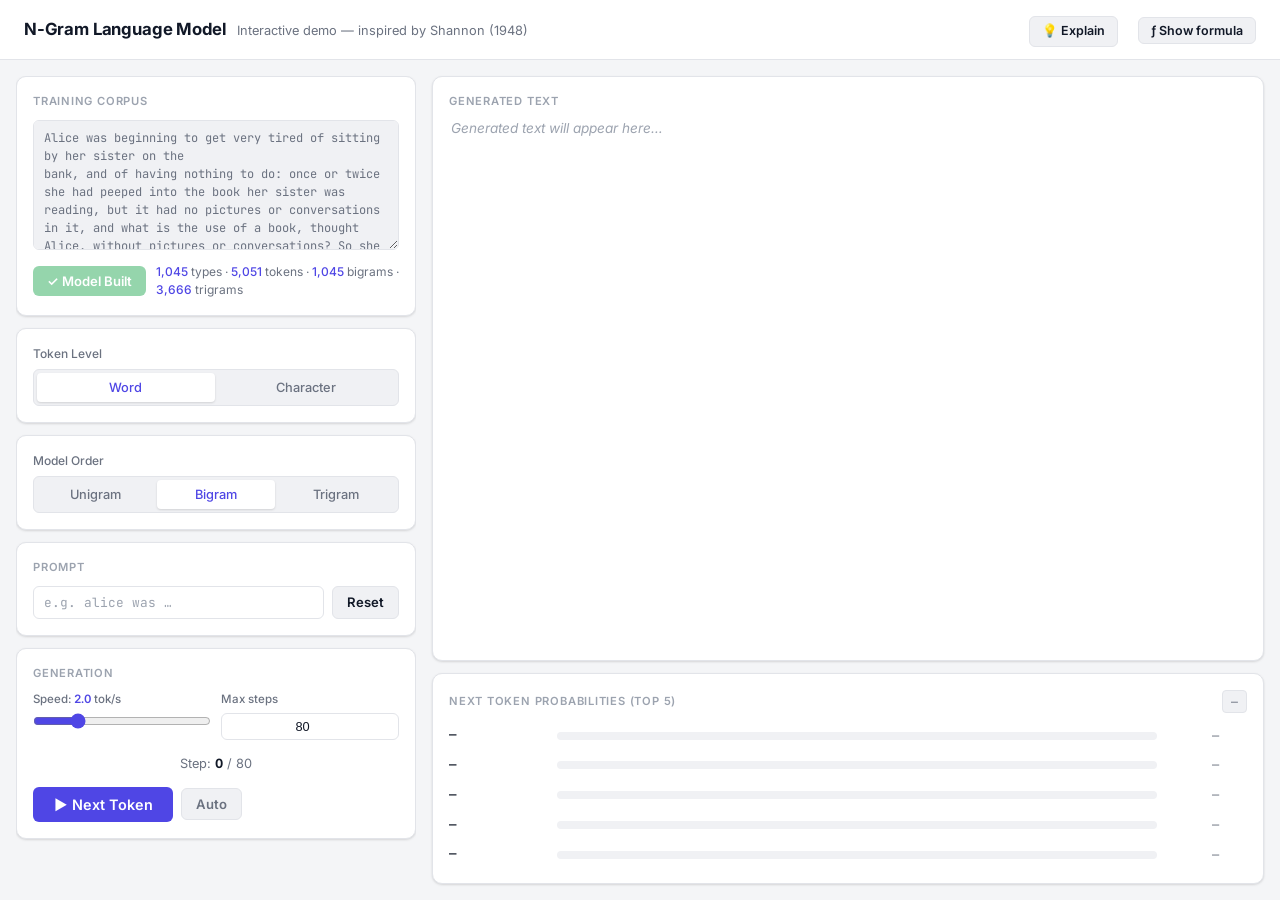
<file: index.html>
<!DOCTYPE html>
<html lang="en">
<head>
  <meta charset="UTF-8">
  <meta name="viewport" content="width=device-width, initial-scale=1.0">
  <title>N-Gram Language Model Demo</title>
  <link rel="preconnect" href="https://fonts.googleapis.com">
  <link rel="preconnect" href="https://fonts.gstatic.com" crossorigin>
  <link href="https://fonts.googleapis.com/css2?family=Inter:ital,opsz,wght@0,14..32,400;0,14..32,500;0,14..32,600;0,14..32,700;1,14..32,400&family=JetBrains+Mono:wght@400;500&display=swap" rel="stylesheet">
  <link rel="stylesheet" href="style.css">
</head>
<body>

<header>
  <h1>N-Gram Language Model</h1>
  <span class="sub">Interactive demo &mdash; inspired by Shannon (1948)</span>
  <a class="btn btn-secondary btn-explain" href="explain.html">&#128161; Explain</a>
  <button class="btn btn-secondary btn-theory" id="btn-theory">&#402; Show formula</button>
</header>

<main>
  <!-- ── LEFT PANEL ── -->
  <div class="panel-left">

    <!-- Corpus -->
    <div class="card">
      <div class="card-title">Training Corpus</div>
      <textarea class="corpus-textarea" id="corpus-input" spellcheck="false"></textarea>
      <div class="build-row">
        <button class="btn btn-primary" id="btn-build">Build Model</button>
        <div class="model-stats" id="model-stats">Not built yet</div>
      </div>
    </div>

    <!-- Token level -->
    <div class="card">
      <div class="seg-label">Token Level</div>
      <div class="seg-control">
        <input type="radio" name="level" id="lv-word" value="word" checked>
        <label for="lv-word">Word</label>
        <input type="radio" name="level" id="lv-char" value="char">
        <label for="lv-char">Character</label>
      </div>
    </div>

    <!-- N-gram order -->
    <div class="card">
      <div class="seg-label">Model Order</div>
      <div class="seg-control">
        <input type="radio" name="ngram" id="ng1" value="1">
        <label for="ng1">Unigram</label>
        <input type="radio" name="ngram" id="ng2" value="2" checked>
        <label for="ng2">Bigram</label>
        <input type="radio" name="ngram" id="ng3" value="3">
        <label for="ng3">Trigram</label>
      </div>
    </div>

    <!-- Prompt -->
    <div class="card">
      <div class="card-title">Prompt</div>
      <div class="prompt-row">
        <input class="prompt-input" id="prompt-input" type="text"
               placeholder="e.g. alice was …" spellcheck="false">
        <button class="btn btn-secondary" id="btn-reset">Reset</button>
      </div>
    </div>

    <!-- Generation controls -->
    <div class="card">
      <div class="card-title">Generation</div>
      <div class="controls-grid">
        <div class="ctrl-group">
          <label for="speed-slider">Speed: <span class="speed-val" id="speed-val">2.0</span> tok/s</label>
          <input type="range" id="speed-slider" min="0.2" max="8" step="0.1" value="2">
        </div>
        <div class="ctrl-group">
          <label for="max-steps">Max steps</label>
          <input type="number" id="max-steps" value="80" min="1" max="999">
        </div>
      </div>
      <div class="step-counter" id="step-counter" style="margin-top:10px">Step: <b>0</b></div>
      <div class="action-row" style="margin-top:10px">
        <button class="btn btn-primary btn-next" id="btn-next" disabled>&#9654; Next Token</button>
        <button class="btn btn-auto" id="btn-auto" disabled>Auto</button>
      </div>
    </div>

  </div><!-- /panel-left -->

  <!-- ── RIGHT PANEL ── -->
  <div class="panel-right">

    <!-- Generated text -->
    <div class="card output-card">
      <div class="gen-header">
        <div class="gen-header-left">
          <div class="gen-label">Generated Text</div>
        </div>
      </div>
      <div class="output-area" id="output-area"></div>
    </div>

    <!-- Top-5 next token probabilities -->
    <div class="card top5-card">
      <div class="top5-header">
        <div class="card-title" style="margin-bottom:0">Next Token Probabilities (Top 5)</div>
        <div class="context-badge" id="context-badge">—</div>
      </div>
      <div class="top5-rows" id="top5-rows"></div>
    </div>

  </div><!-- /panel-right -->
</main>

<!-- ── THEORY PANEL (toggleable) ── -->
<section id="theory-panel">
  <div class="theory-inner">

    <div class="theory-card">
      <div class="theory-title" id="theory-formula-title">Formula</div>
      <div id="theory-formula-body"></div>
    </div>

    <div class="theory-card">
      <div class="theory-title">Live Calculation — Last Step</div>
      <div id="theory-calc-body">
        <p class="theory-placeholder">Generate a token to see the live calculation.</p>
      </div>
    </div>

  </div>
</section>

<!-- Scripts — load order matters: corpus → model → app -->
<script src="corpus.js" defer></script>
<script src="model.js" defer></script>
<script src="app.js" defer></script>

</body>
</html>
</file>
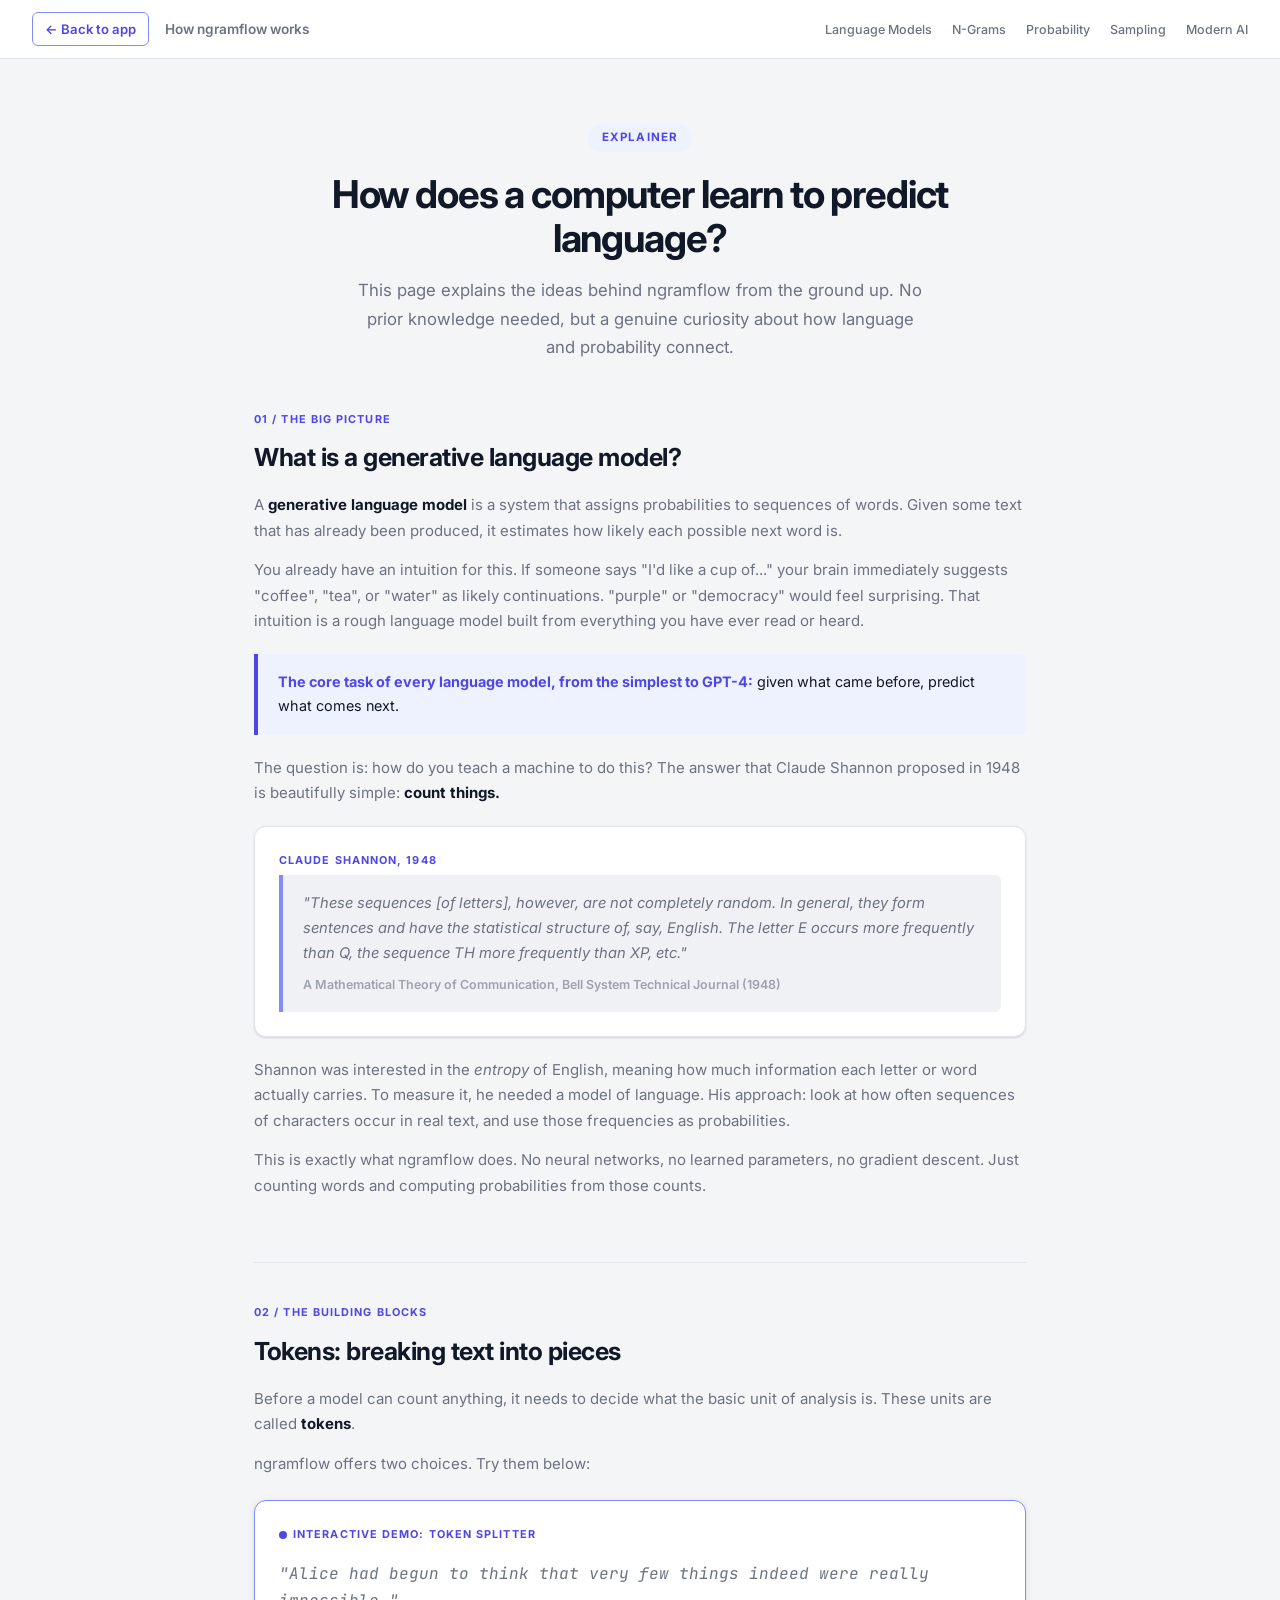
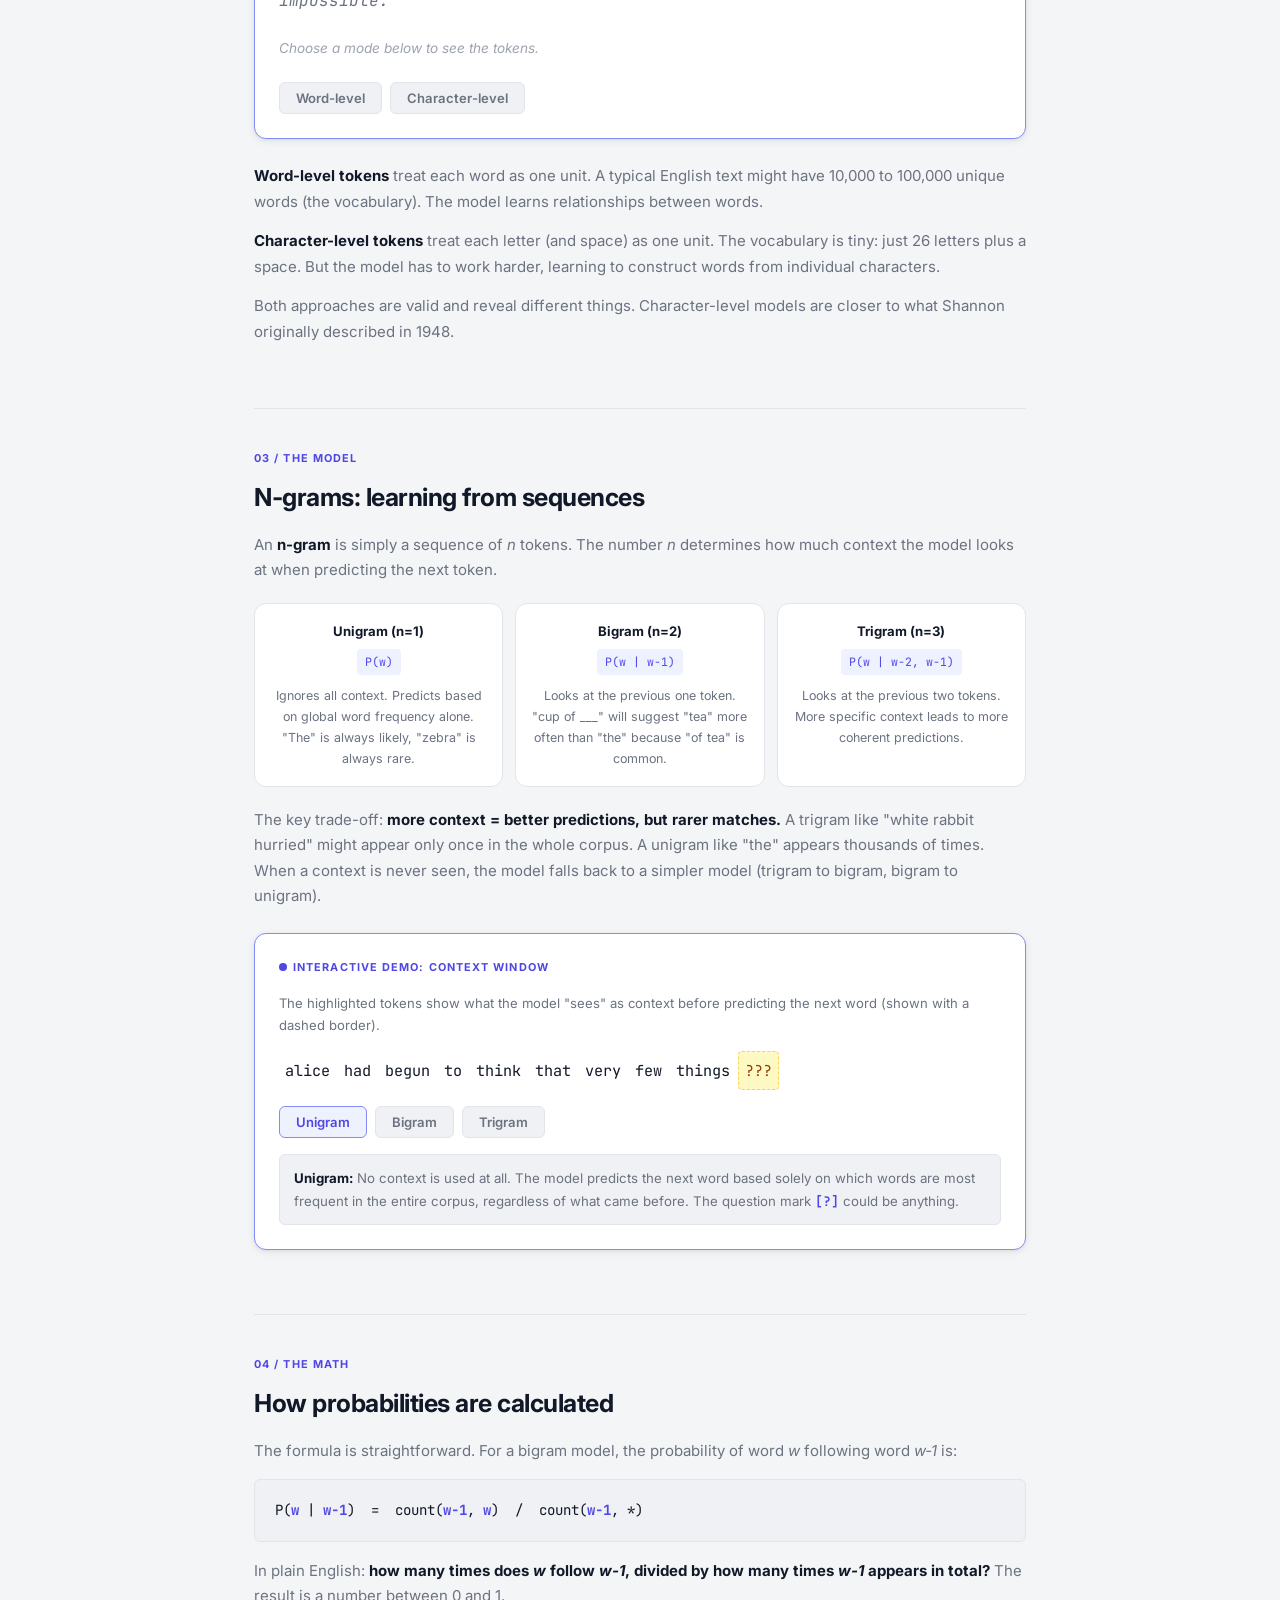
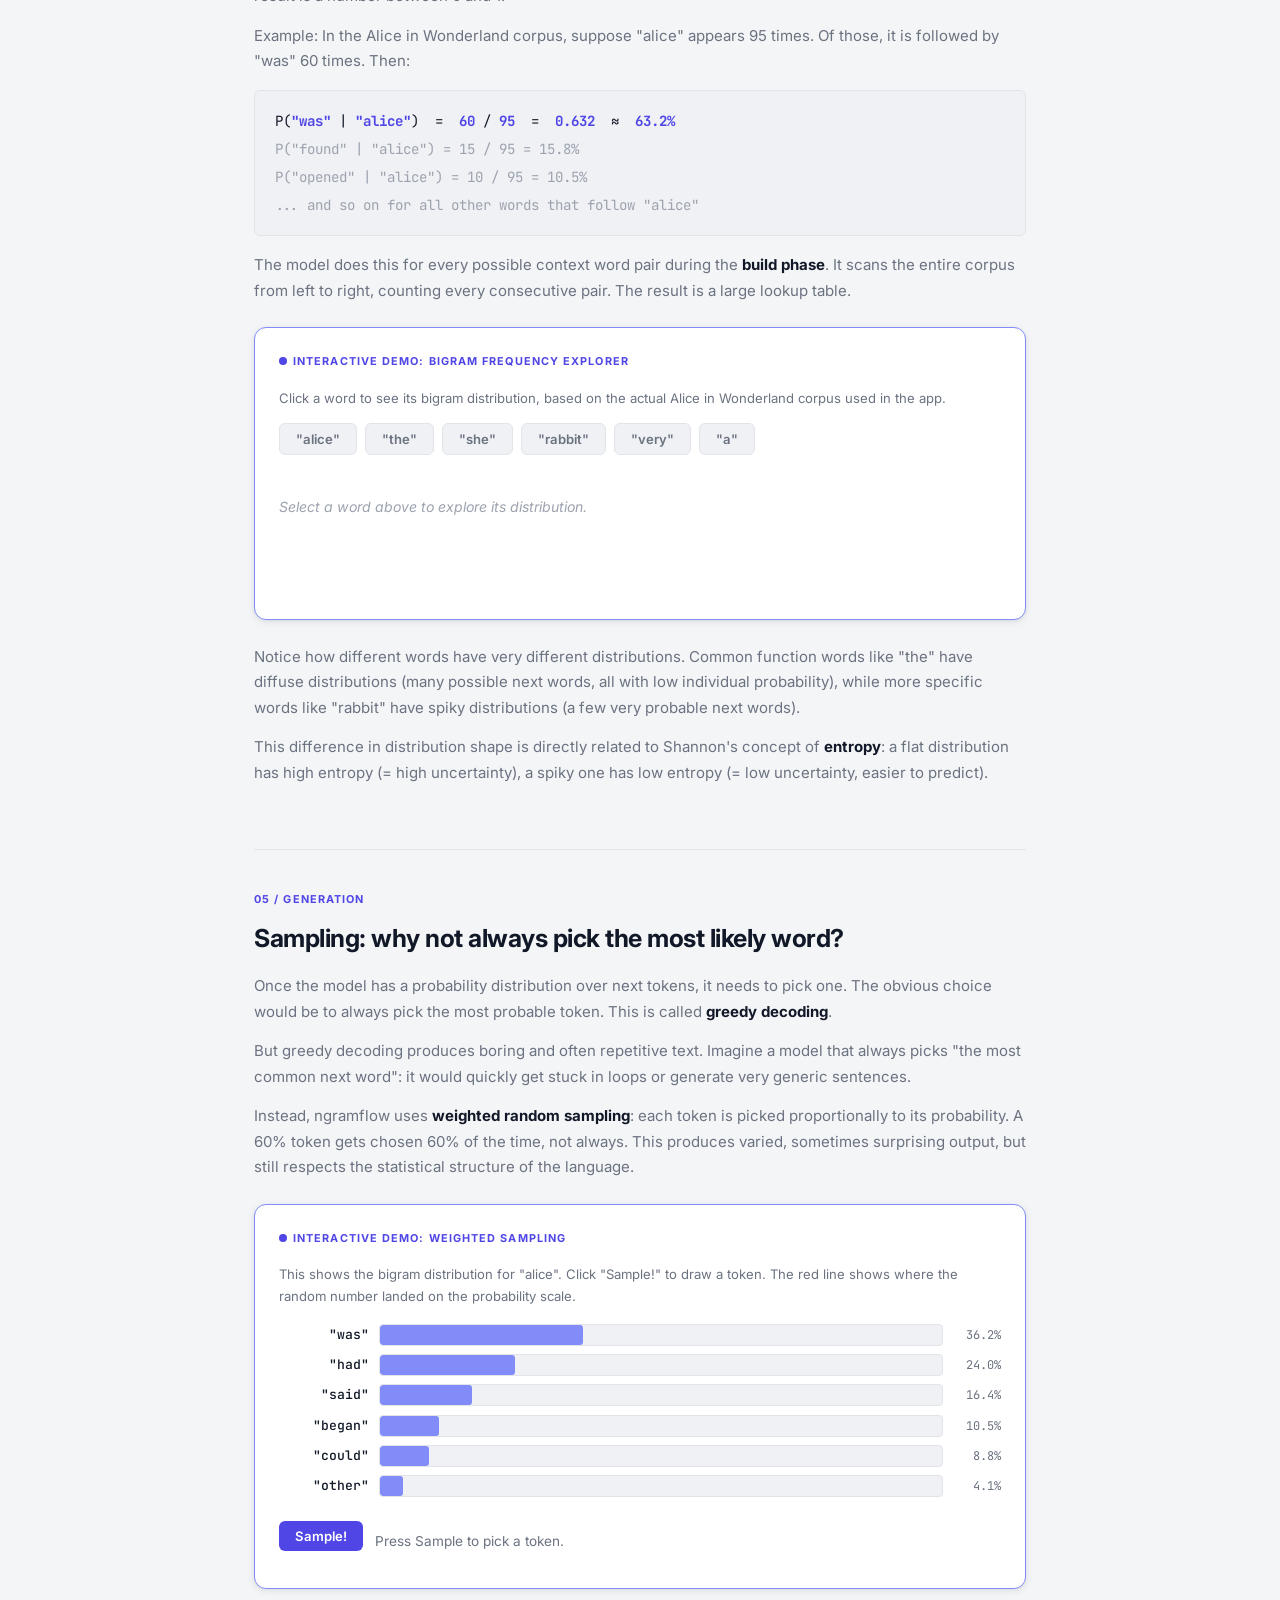
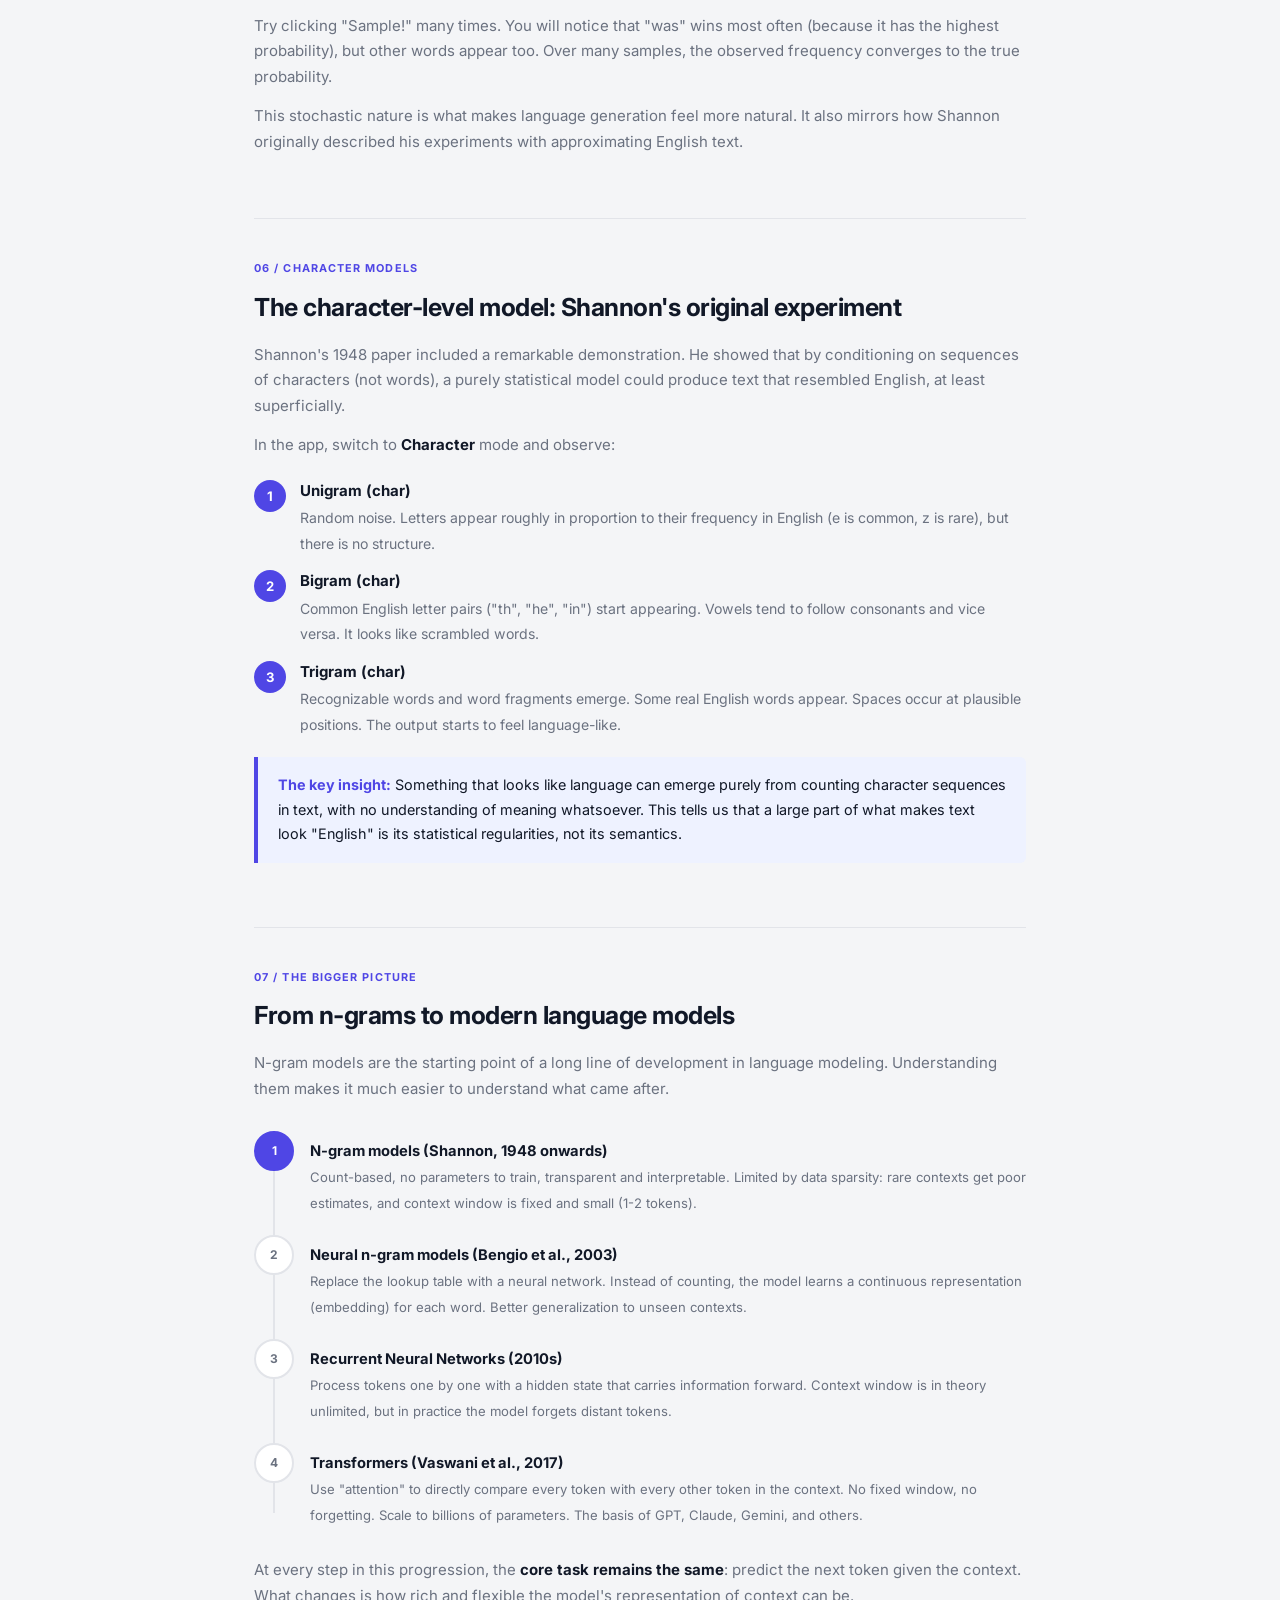
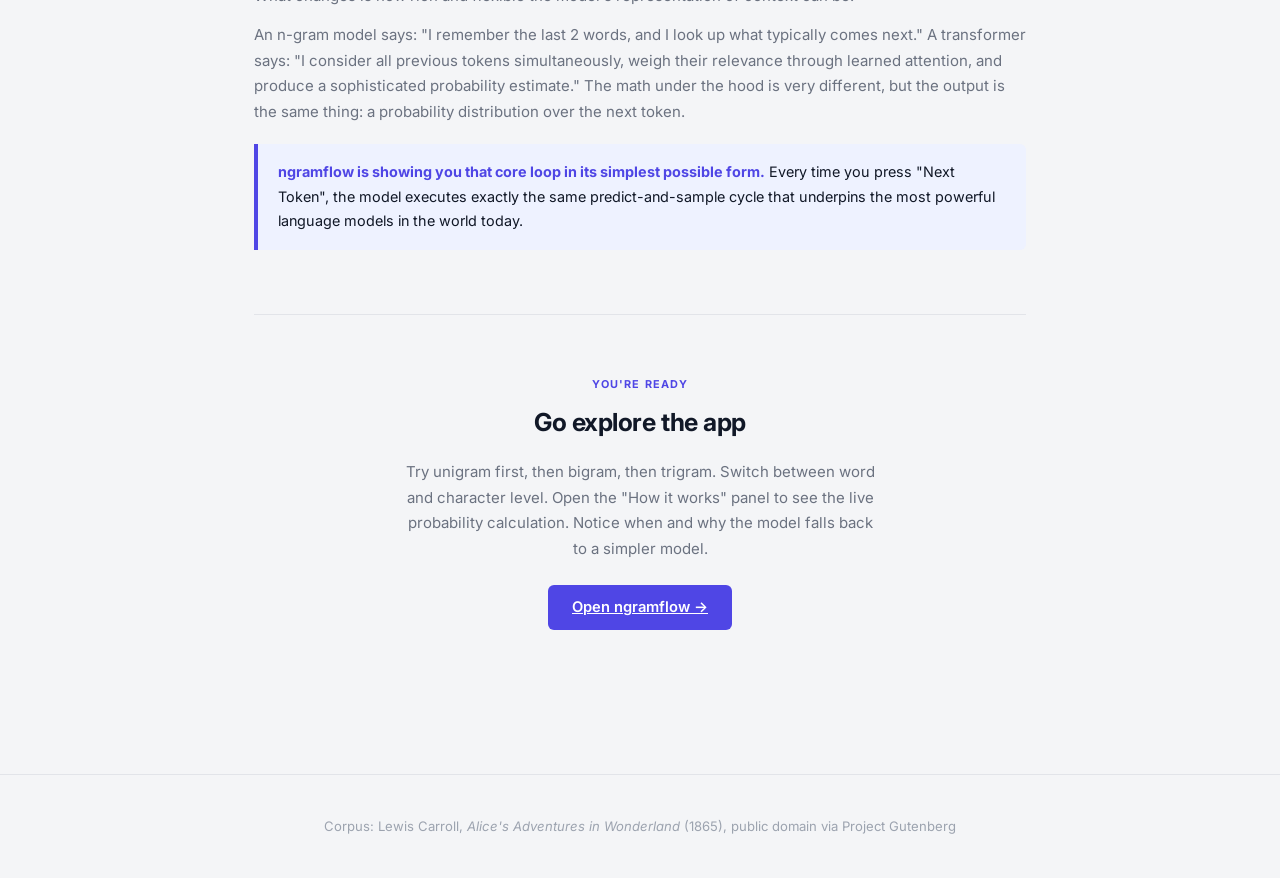
<file: explain.html>
<!DOCTYPE html>
<html lang="en">
<head>
  <meta charset="UTF-8">
  <meta name="viewport" content="width=device-width, initial-scale=1.0">
  <title>How ngramflow works</title>
  <link rel="preconnect" href="https://fonts.googleapis.com">
  <link rel="preconnect" href="https://fonts.gstatic.com" crossorigin>
  <link href="https://fonts.googleapis.com/css2?family=Inter:ital,opsz,wght@0,14..32,400;0,14..32,500;0,14..32,600;0,14..32,700;1,14..32,400&family=JetBrains+Mono:wght@400;500&display=swap" rel="stylesheet">
  <style>
    *, *::before, *::after { box-sizing: border-box; margin: 0; padding: 0; }

    :root {
      --bg:           #f4f5f7;
      --surface:      #ffffff;
      --surface-2:    #f0f1f4;
      --border:       #e2e4e9;
      --accent:       #4f46e5;
      --accent-hover: #4338ca;
      --accent-light: #eef2ff;
      --accent-mid:   #818cf8;
      --text-primary:   #111827;
      --text-secondary: #6b7280;
      --text-tertiary:  #9ca3af;
      --success:      #16a34a;
      --warning:      #d97706;
      --radius:       12px;
      --radius-sm:    6px;
      --shadow:       0 2px 8px rgba(0,0,0,.08), 0 1px 3px rgba(0,0,0,.05);
      --shadow-sm:    0 1px 2px rgba(0,0,0,.06), 0 1px 3px rgba(0,0,0,.08);
      --font:         'Inter', system-ui, sans-serif;
      --font-mono:    'JetBrains Mono', 'Fira Code', monospace;
    }

    html { scroll-behavior: smooth; }
    body {
      background: var(--bg);
      color: var(--text-primary);
      font-family: var(--font);
      font-size: 15px;
      line-height: 1.7;
    }

    /* ── NAV ── */
    nav {
      position: sticky;
      top: 0;
      z-index: 100;
      background: rgba(255,255,255,.92);
      backdrop-filter: blur(8px);
      border-bottom: 1px solid var(--border);
      padding: 12px 32px;
      display: flex;
      align-items: center;
      gap: 16px;
    }
    nav a.back {
      display: inline-flex;
      align-items: center;
      gap: 6px;
      font-size: .82rem;
      font-weight: 600;
      color: var(--accent);
      text-decoration: none;
      padding: 5px 12px;
      border: 1.5px solid var(--accent-mid);
      border-radius: var(--radius-sm);
      transition: background .15s;
    }
    nav a.back:hover { background: var(--accent-light); }
    nav .nav-title {
      font-size: .85rem;
      font-weight: 600;
      color: var(--text-secondary);
    }
    nav .toc {
      margin-left: auto;
      display: flex;
      gap: 20px;
    }
    nav .toc a {
      font-size: .78rem;
      color: var(--text-secondary);
      text-decoration: none;
      font-weight: 500;
      transition: color .15s;
    }
    nav .toc a:hover { color: var(--accent); }

    /* ── LAYOUT ── */
    .page { max-width: 820px; margin: 0 auto; padding: 0 24px 80px; }

    /* ── HERO ── */
    .hero {
      padding: 64px 0 48px;
      text-align: center;
    }
    .hero-tag {
      display: inline-block;
      font-size: .72rem;
      font-weight: 700;
      text-transform: uppercase;
      letter-spacing: .1em;
      color: var(--accent);
      background: var(--accent-light);
      border-radius: 20px;
      padding: 4px 14px;
      margin-bottom: 20px;
    }
    .hero h1 {
      font-size: 2.4rem;
      font-weight: 700;
      letter-spacing: -.03em;
      line-height: 1.15;
      color: var(--text-primary);
      margin-bottom: 16px;
    }
    .hero p {
      font-size: 1.05rem;
      color: var(--text-secondary);
      max-width: 580px;
      margin: 0 auto;
    }

    /* ── SECTIONS ── */
    section {
      margin-bottom: 64px;
      scroll-margin-top: 64px;
    }
    .section-tag {
      font-size: .68rem;
      font-weight: 700;
      text-transform: uppercase;
      letter-spacing: .1em;
      color: var(--accent);
      margin-bottom: 8px;
    }
    section h2 {
      font-size: 1.55rem;
      font-weight: 700;
      letter-spacing: -.02em;
      margin-bottom: 14px;
      color: var(--text-primary);
    }
    section p { color: var(--text-secondary); margin-bottom: 14px; }
    section p:last-child { margin-bottom: 0; }
    section p strong { color: var(--text-primary); }

    /* ── CARDS ── */
    .card {
      background: var(--surface);
      border: 1px solid var(--border);
      border-radius: var(--radius);
      padding: 24px;
      box-shadow: var(--shadow-sm);
    }
    .card + .card { margin-top: 12px; }

    /* ── CALLOUT ── */
    .callout {
      background: var(--accent-light);
      border-left: 4px solid var(--accent);
      border-radius: 0 var(--radius-sm) var(--radius-sm) 0;
      padding: 16px 20px;
      margin: 20px 0;
      font-size: .9rem;
      color: var(--text-primary);
    }
    .callout strong { color: var(--accent); }

    .callout-quote {
      background: var(--surface-2);
      border-left: 4px solid var(--accent-mid);
      border-radius: 0 var(--radius-sm) var(--radius-sm) 0;
      padding: 16px 20px;
      margin: 20px 0;
      font-style: italic;
      color: var(--text-secondary);
      font-size: .92rem;
    }
    .callout-quote cite {
      display: block;
      margin-top: 8px;
      font-style: normal;
      font-size: .78rem;
      font-weight: 600;
      color: var(--text-tertiary);
    }

    /* ── DIVIDER ── */
    hr { border: none; border-top: 1px solid var(--border); margin: 40px 0; }

    /* ── DEMO BOXES ── */
    .demo-box {
      background: var(--surface);
      border: 1.5px solid var(--accent-mid);
      border-radius: var(--radius);
      padding: 24px;
      margin: 24px 0;
      box-shadow: var(--shadow);
    }
    .demo-box-title {
      font-size: .68rem;
      font-weight: 700;
      text-transform: uppercase;
      letter-spacing: .1em;
      color: var(--accent);
      margin-bottom: 16px;
      display: flex;
      align-items: center;
      gap: 6px;
    }
    .demo-box-title::before {
      content: '';
      display: inline-block;
      width: 8px; height: 8px;
      background: var(--accent);
      border-radius: 50%;
    }

    /* ── BUTTONS ── */
    .btn {
      display: inline-flex;
      align-items: center;
      justify-content: center;
      gap: 6px;
      border: none;
      border-radius: var(--radius-sm);
      font-family: var(--font);
      font-size: .82rem;
      font-weight: 600;
      cursor: pointer;
      padding: 7px 16px;
      transition: background .15s, transform .08s;
    }
    .btn:active { transform: scale(.97); }
    .btn-primary { background: var(--accent); color: #fff; }
    .btn-primary:hover { background: var(--accent-hover); }
    .btn-ghost {
      background: var(--surface-2);
      color: var(--text-secondary);
      border: 1px solid var(--border);
    }
    .btn-ghost:hover { background: var(--border); color: var(--text-primary); }
    .btn-ghost.active {
      background: var(--accent-light);
      color: var(--accent);
      border-color: var(--accent-mid);
    }

    /* ── STEP LIST ── */
    .step-list { display: flex; flex-direction: column; gap: 12px; margin: 20px 0; }
    .step-item {
      display: grid;
      grid-template-columns: 32px 1fr;
      gap: 14px;
      align-items: start;
    }
    .step-num {
      width: 32px; height: 32px;
      background: var(--accent);
      color: #fff;
      border-radius: 50%;
      display: flex;
      align-items: center;
      justify-content: center;
      font-weight: 700;
      font-size: .82rem;
      flex-shrink: 0;
      margin-top: 2px;
    }
    .step-body strong { display: block; margin-bottom: 2px; color: var(--text-primary); }
    .step-body span { font-size: .88rem; color: var(--text-secondary); }

    /* ── COMPARISON GRID ── */
    .compare-grid {
      display: grid;
      grid-template-columns: repeat(3, 1fr);
      gap: 12px;
      margin: 20px 0;
    }
    .compare-card {
      background: var(--surface);
      border: 1px solid var(--border);
      border-radius: var(--radius);
      padding: 16px;
      text-align: center;
    }
    .compare-card h4 {
      font-size: .82rem;
      font-weight: 700;
      color: var(--text-primary);
      margin-bottom: 6px;
    }
    .compare-card .formula {
      font-family: var(--font-mono);
      font-size: .72rem;
      color: var(--accent);
      background: var(--accent-light);
      border-radius: 4px;
      padding: 3px 8px;
      margin-bottom: 10px;
      display: inline-block;
    }
    .compare-card p {
      font-size: .78rem;
      color: var(--text-secondary);
      margin: 0;
    }

    /* ── BRIDGE SECTION ── */
    .timeline {
      display: flex;
      flex-direction: column;
      gap: 0;
      margin: 20px 0;
      position: relative;
    }
    .timeline::before {
      content: '';
      position: absolute;
      left: 19px;
      top: 24px;
      bottom: 24px;
      width: 2px;
      background: var(--border);
    }
    .timeline-item {
      display: grid;
      grid-template-columns: 40px 1fr;
      gap: 16px;
      padding: 10px 0;
      position: relative;
    }
    .timeline-dot {
      width: 40px; height: 40px;
      border-radius: 50%;
      background: var(--surface);
      border: 2px solid var(--border);
      display: flex;
      align-items: center;
      justify-content: center;
      font-size: .75rem;
      font-weight: 700;
      color: var(--text-secondary);
      flex-shrink: 0;
      z-index: 1;
      position: relative;
    }
    .timeline-item.active .timeline-dot {
      background: var(--accent);
      border-color: var(--accent);
      color: #fff;
    }
    .timeline-body { padding-top: 8px; }
    .timeline-body strong { display: block; color: var(--text-primary); font-size: .92rem; }
    .timeline-body span { font-size: .82rem; color: var(--text-secondary); }

    /* ── MATH ── */
    .math-block {
      background: var(--surface-2);
      border: 1px solid var(--border);
      border-radius: var(--radius-sm);
      padding: 16px 20px;
      font-family: var(--font-mono);
      font-size: .88rem;
      color: var(--text-primary);
      margin: 16px 0;
      line-height: 2;
    }
    .math-highlight { color: var(--accent); font-weight: 700; }
    .math-dim { color: var(--text-tertiary); }

    /* ── FOOTER ── */
    footer {
      text-align: center;
      padding: 40px 24px;
      border-top: 1px solid var(--border);
      color: var(--text-tertiary);
      font-size: .82rem;
    }
    footer a { color: var(--accent); text-decoration: none; font-weight: 600; }

    /* ════════════════════════════════════════════
       DEMO 1: TOKEN SPLITTER
    ════════════════════════════════════════════ */
    #demo-tokens .sentence {
      font-size: 1rem;
      font-family: var(--font-mono);
      color: var(--text-secondary);
      margin-bottom: 16px;
      font-style: italic;
    }
    #demo-tokens .chips {
      display: flex;
      flex-wrap: wrap;
      gap: 6px;
      min-height: 36px;
      margin-bottom: 16px;
      align-items: center;
    }
    .chip {
      padding: 4px 10px;
      border-radius: 6px;
      font-family: var(--font-mono);
      font-size: .8rem;
      font-weight: 500;
      border: 1.5px solid transparent;
      animation: chipIn .2s ease-out both;
    }
    @keyframes chipIn {
      from { transform: scale(.7); opacity: 0; }
      to   { transform: scale(1);  opacity: 1; }
    }
    .chip-word { background: #dbeafe; color: #1d4ed8; border-color: #93c5fd; }
    .chip-char { background: #fef3c7; color: #92400e; border-color: #fcd34d; }
    .chip-space { background: var(--surface-2); color: var(--text-tertiary); border-color: var(--border); font-style: italic; }
    #demo-tokens .count-note {
      font-size: .78rem;
      color: var(--text-secondary);
    }
    #demo-tokens .count-note b { color: var(--accent); }

    /* ════════════════════════════════════════════
       DEMO 2: FREQUENCY EXPLORER
    ════════════════════════════════════════════ */
    #demo-freq .word-btns {
      display: flex;
      flex-wrap: wrap;
      gap: 8px;
      margin-bottom: 20px;
    }
    #demo-freq .freq-result {
      min-height: 120px;
    }
    #demo-freq .freq-title {
      font-size: .78rem;
      color: var(--text-secondary);
      margin-bottom: 12px;
    }
    #demo-freq .freq-title b { color: var(--text-primary); font-family: var(--font-mono); }
    .freq-bar-row {
      display: grid;
      grid-template-columns: 80px 1fr 50px;
      align-items: center;
      gap: 10px;
      margin-bottom: 7px;
    }
    .freq-word {
      font-family: var(--font-mono);
      font-size: .8rem;
      font-weight: 500;
      color: var(--text-primary);
      text-align: right;
    }
    .freq-track {
      height: 10px;
      background: var(--surface-2);
      border-radius: 5px;
      overflow: hidden;
    }
    .freq-fill {
      height: 100%;
      background: var(--accent-mid);
      border-radius: 5px;
      transition: width .5s cubic-bezier(.34,1.3,.64,1);
      width: 0;
    }
    .freq-pct {
      font-size: .75rem;
      color: var(--text-secondary);
      font-family: var(--font-mono);
      text-align: right;
    }
    #demo-freq .freq-placeholder {
      color: var(--text-tertiary);
      font-style: italic;
      font-size: .88rem;
      padding: 20px 0;
    }
    #demo-freq .formula-live {
      font-family: var(--font-mono);
      font-size: .78rem;
      color: var(--text-secondary);
      background: var(--surface-2);
      border-radius: var(--radius-sm);
      padding: 8px 12px;
      margin-top: 14px;
      border: 1px solid var(--border);
    }
    #demo-freq .formula-live b { color: var(--accent); }

    /* ════════════════════════════════════════════
       DEMO 3: CONTEXT WINDOW
    ════════════════════════════════════════════ */
    #demo-context .sentence-display {
      font-family: var(--font-mono);
      font-size: .95rem;
      line-height: 2.2;
      display: flex;
      flex-wrap: wrap;
      gap: 0 2px;
      margin-bottom: 16px;
      align-items: baseline;
    }
    .ctx-token {
      padding: 2px 6px;
      border-radius: 4px;
      transition: background .25s, color .25s, transform .2s;
      white-space: nowrap;
    }
    .ctx-token.ctx-active {
      background: var(--accent);
      color: #fff;
      transform: translateY(-1px);
    }
    .ctx-token.ctx-predict {
      background: #fef9c3;
      color: #92400e;
      border: 1.5px dashed #fcd34d;
    }
    #demo-context .order-btns {
      display: flex;
      gap: 8px;
      margin-bottom: 16px;
    }
    #demo-context .ctx-explanation {
      font-size: .83rem;
      color: var(--text-secondary);
      background: var(--surface-2);
      border-radius: var(--radius-sm);
      padding: 12px 14px;
      border: 1px solid var(--border);
      min-height: 48px;
    }
    #demo-context .ctx-explanation b { color: var(--text-primary); }
    #demo-context .ctx-explanation .mono { font-family: var(--font-mono); color: var(--accent); font-weight: 600; }

    /* ════════════════════════════════════════════
       DEMO 4: SAMPLING
    ════════════════════════════════════════════ */
    #demo-sampling .dist-container {
      margin-bottom: 20px;
    }
    .dist-row {
      display: grid;
      grid-template-columns: 90px 1fr 48px;
      align-items: center;
      gap: 10px;
      margin-bottom: 8px;
    }
    .dist-label {
      font-family: var(--font-mono);
      font-size: .82rem;
      font-weight: 500;
      text-align: right;
      color: var(--text-primary);
    }
    .dist-bar-outer {
      height: 22px;
      background: var(--surface-2);
      border-radius: 4px;
      overflow: hidden;
      position: relative;
      border: 1px solid var(--border);
    }
    .dist-bar-inner {
      height: 100%;
      background: var(--accent-mid);
      border-radius: 3px;
      display: flex;
      align-items: center;
      justify-content: flex-end;
      padding-right: 6px;
      transition: background .3s;
    }
    .dist-bar-inner.chosen {
      background: var(--accent);
    }
    .dist-bar-inner.sampled-flash {
      animation: sampleFlash .6s ease-out;
    }
    @keyframes sampleFlash {
      0%  { background: #fbbf24; }
      60% { background: var(--accent); }
      100%{ background: var(--accent); }
    }
    .dist-bar-needle {
      position: absolute;
      top: 0; bottom: 0;
      width: 2px;
      background: #ef4444;
      border-radius: 1px;
      transition: left .4s cubic-bezier(.34,1.3,.64,1);
      z-index: 2;
    }
    .dist-pct {
      font-size: .75rem;
      color: var(--text-secondary);
      font-family: var(--font-mono);
      text-align: right;
    }
    .dist-row.chosen-row .dist-label { color: var(--accent); font-weight: 700; }
    .dist-row.chosen-row .dist-pct   { color: var(--accent); font-weight: 700; }
    #demo-sampling .sampling-result {
      margin-top: 12px;
      font-size: .85rem;
      min-height: 24px;
      color: var(--text-secondary);
    }
    #demo-sampling .sampling-result b { color: var(--accent); }
    #demo-sampling .sampling-controls {
      display: flex;
      align-items: center;
      gap: 12px;
      margin-top: 16px;
    }
    #demo-sampling .sample-history {
      font-size: .78rem;
      color: var(--text-secondary);
      font-family: var(--font-mono);
    }
  </style>
</head>
<body>

<nav>
  <a class="back" href="index.html">&#8592; Back to app</a>
  <span class="nav-title">How ngramflow works</span>
  <div class="toc">
    <a href="#language-models">Language Models</a>
    <a href="#ngrams">N-Grams</a>
    <a href="#probability">Probability</a>
    <a href="#sampling">Sampling</a>
    <a href="#modern-ai">Modern AI</a>
  </div>
</nav>

<div class="page">

  <!-- HERO -->
  <div class="hero">
    <div class="hero-tag">Explainer</div>
    <h1>How does a computer learn to predict language?</h1>
    <p>This page explains the ideas behind ngramflow from the ground up. No prior knowledge needed, but a genuine curiosity about how language and probability connect.</p>
  </div>

  <!-- SECTION 1: LANGUAGE MODELS -->
  <section id="language-models">
    <div class="section-tag">01 / The Big Picture</div>
    <h2>What is a generative language model?</h2>

    <p>A <strong>generative language model</strong> is a system that assigns probabilities to sequences of words. Given some text that has already been produced, it estimates how likely each possible next word is.</p>

    <p>You already have an intuition for this. If someone says "I'd like a cup of..." your brain immediately suggests "coffee", "tea", or "water" as likely continuations. "purple" or "democracy" would feel surprising. That intuition is a rough language model built from everything you have ever read or heard.</p>

    <div class="callout">
      <strong>The core task of every language model, from the simplest to GPT-4:</strong> given what came before, predict what comes next.
    </div>

    <p>The question is: how do you teach a machine to do this? The answer that Claude Shannon proposed in 1948 is beautifully simple: <strong>count things.</strong></p>

    <div class="card" style="margin-top:20px">
      <div class="section-tag" style="margin-bottom:6px">Claude Shannon, 1948</div>
      <div class="callout-quote" style="margin:0">
        "These sequences [of letters], however, are not completely random. In general, they form sentences and have the statistical structure of, say, English. The letter E occurs more frequently than Q, the sequence TH more frequently than XP, etc."
        <cite>A Mathematical Theory of Communication, Bell System Technical Journal (1948)</cite>
      </div>
    </div>

    <p style="margin-top:20px">Shannon was interested in the <em>entropy</em> of English, meaning how much information each letter or word actually carries. To measure it, he needed a model of language. His approach: look at how often sequences of characters occur in real text, and use those frequencies as probabilities.</p>

    <p>This is exactly what ngramflow does. No neural networks, no learned parameters, no gradient descent. Just counting words and computing probabilities from those counts.</p>
  </section>

  <hr>

  <!-- SECTION 2: TOKENS -->
  <section id="tokens">
    <div class="section-tag">02 / The Building Blocks</div>
    <h2>Tokens: breaking text into pieces</h2>

    <p>Before a model can count anything, it needs to decide what the basic unit of analysis is. These units are called <strong>tokens</strong>.</p>

    <p>ngramflow offers two choices. Try them below:</p>

    <!-- DEMO 1: TOKEN SPLITTER -->
    <div class="demo-box" id="demo-tokens">
      <div class="demo-box-title">Interactive Demo: Token Splitter</div>
      <div class="sentence">"Alice had begun to think that very few things indeed were really impossible."</div>
      <div class="chips" id="token-chips">
        <span style="color:var(--text-tertiary);font-style:italic;font-size:.85rem">Choose a mode below to see the tokens.</span>
      </div>
      <div class="count-note" id="token-count" style="margin-bottom:14px"></div>
      <div style="display:flex;gap:8px">
        <button class="btn btn-ghost" id="btn-tok-word" onclick="showTokens('word')">Word-level</button>
        <button class="btn btn-ghost" id="btn-tok-char" onclick="showTokens('char')">Character-level</button>
      </div>
    </div>

    <p><strong>Word-level tokens</strong> treat each word as one unit. A typical English text might have 10,000 to 100,000 unique words (the vocabulary). The model learns relationships between words.</p>

    <p><strong>Character-level tokens</strong> treat each letter (and space) as one unit. The vocabulary is tiny: just 26 letters plus a space. But the model has to work harder, learning to construct words from individual characters.</p>

    <p>Both approaches are valid and reveal different things. Character-level models are closer to what Shannon originally described in 1948.</p>
  </section>

  <hr>

  <!-- SECTION 3: N-GRAMS -->
  <section id="ngrams">
    <div class="section-tag">03 / The Model</div>
    <h2>N-grams: learning from sequences</h2>

    <p>An <strong>n-gram</strong> is simply a sequence of <em>n</em> tokens. The number <em>n</em> determines how much context the model looks at when predicting the next token.</p>

    <div class="compare-grid">
      <div class="compare-card">
        <h4>Unigram (n=1)</h4>
        <div class="formula">P(w)</div>
        <p>Ignores all context. Predicts based on global word frequency alone. "The" is always likely, "zebra" is always rare.</p>
      </div>
      <div class="compare-card">
        <h4>Bigram (n=2)</h4>
        <div class="formula">P(w | w&#8208;1)</div>
        <p>Looks at the previous one token. "cup of ___" will suggest "tea" more often than "the" because "of tea" is common.</p>
      </div>
      <div class="compare-card">
        <h4>Trigram (n=3)</h4>
        <div class="formula">P(w | w&#8208;2, w&#8208;1)</div>
        <p>Looks at the previous two tokens. More specific context leads to more coherent predictions.</p>
      </div>
    </div>

    <p>The key trade-off: <strong>more context = better predictions, but rarer matches.</strong> A trigram like "white rabbit hurried" might appear only once in the whole corpus. A unigram like "the" appears thousands of times. When a context is never seen, the model falls back to a simpler model (trigram to bigram, bigram to unigram).</p>

    <!-- DEMO 3: CONTEXT WINDOW -->
    <div class="demo-box" id="demo-context">
      <div class="demo-box-title">Interactive Demo: Context Window</div>
      <p style="font-size:.82rem;color:var(--text-secondary);margin-bottom:14px">The highlighted tokens show what the model "sees" as context before predicting the next word (shown with a dashed border).</p>
      <div class="sentence-display" id="ctx-sentence"></div>
      <div class="order-btns">
        <button class="btn btn-ghost active" id="ctx-btn-1" onclick="setContextOrder(1)">Unigram</button>
        <button class="btn btn-ghost" id="ctx-btn-2" onclick="setContextOrder(2)">Bigram</button>
        <button class="btn btn-ghost" id="ctx-btn-3" onclick="setContextOrder(3)">Trigram</button>
      </div>
      <div class="ctx-explanation" id="ctx-explanation"></div>
    </div>
  </section>

  <hr>

  <!-- SECTION 4: PROBABILITY -->
  <section id="probability">
    <div class="section-tag">04 / The Math</div>
    <h2>How probabilities are calculated</h2>

    <p>The formula is straightforward. For a bigram model, the probability of word <em>w</em> following word <em>w&#8208;1</em> is:</p>

    <div class="math-block">
      P(<span class="math-highlight">w</span> | <span class="math-highlight">w&#8208;1</span>)
      &nbsp;=&nbsp;
      count(<span class="math-highlight">w&#8208;1</span>, <span class="math-highlight">w</span>)
      &nbsp;/&nbsp;
      count(<span class="math-highlight">w&#8208;1</span>, *)
    </div>

    <p>In plain English: <strong>how many times does <em>w</em> follow <em>w&#8208;1</em>, divided by how many times <em>w&#8208;1</em> appears in total?</strong> The result is a number between 0 and 1.</p>

    <p>Example: In the Alice in Wonderland corpus, suppose "alice" appears 95 times. Of those, it is followed by "was" 60 times. Then:</p>

    <div class="math-block">
      P(<span class="math-highlight">"was"</span> | <span class="math-highlight">"alice"</span>)
      &nbsp;=&nbsp;
      <span class="math-highlight">60</span> / <span class="math-highlight">95</span>
      &nbsp;=&nbsp;
      <span class="math-highlight">0.632</span>
      &nbsp;&#8776;&nbsp;
      <span class="math-highlight">63.2%</span>
      <br>
      <span class="math-dim">P("found" | "alice") = 15 / 95 = 15.8%</span>
      <br>
      <span class="math-dim">P("opened" | "alice") = 10 / 95 = 10.5%</span>
      <br>
      <span class="math-dim">... and so on for all other words that follow "alice"</span>
    </div>

    <p>The model does this for every possible context word pair during the <strong>build phase</strong>. It scans the entire corpus from left to right, counting every consecutive pair. The result is a large lookup table.</p>

    <!-- DEMO 2: FREQUENCY EXPLORER -->
    <div class="demo-box" id="demo-freq">
      <div class="demo-box-title">Interactive Demo: Bigram Frequency Explorer</div>
      <p style="font-size:.82rem;color:var(--text-secondary);margin-bottom:14px">Click a word to see its bigram distribution, based on the actual Alice in Wonderland corpus used in the app.</p>
      <div class="word-btns" id="freq-word-btns"></div>
      <div class="freq-result" id="freq-result">
        <div class="freq-placeholder">Select a word above to explore its distribution.</div>
      </div>
    </div>

    <p>Notice how different words have very different distributions. Common function words like "the" have diffuse distributions (many possible next words, all with low individual probability), while more specific words like "rabbit" have spiky distributions (a few very probable next words).</p>

    <p>This difference in distribution shape is directly related to Shannon's concept of <strong>entropy</strong>: a flat distribution has high entropy (= high uncertainty), a spiky one has low entropy (= low uncertainty, easier to predict).</p>
  </section>

  <hr>

  <!-- SECTION 5: SAMPLING -->
  <section id="sampling">
    <div class="section-tag">05 / Generation</div>
    <h2>Sampling: why not always pick the most likely word?</h2>

    <p>Once the model has a probability distribution over next tokens, it needs to pick one. The obvious choice would be to always pick the most probable token. This is called <strong>greedy decoding</strong>.</p>

    <p>But greedy decoding produces boring and often repetitive text. Imagine a model that always picks "the most common next word": it would quickly get stuck in loops or generate very generic sentences.</p>

    <p>Instead, ngramflow uses <strong>weighted random sampling</strong>: each token is picked proportionally to its probability. A 60% token gets chosen 60% of the time, not always. This produces varied, sometimes surprising output, but still respects the statistical structure of the language.</p>

    <!-- DEMO 4: SAMPLING -->
    <div class="demo-box" id="demo-sampling">
      <div class="demo-box-title">Interactive Demo: Weighted Sampling</div>
      <p style="font-size:.82rem;color:var(--text-secondary);margin-bottom:16px">This shows the bigram distribution for "alice". Click "Sample!" to draw a token. The red line shows where the random number landed on the probability scale.</p>
      <div class="dist-container" id="dist-container"></div>
      <div class="sampling-controls">
        <button class="btn btn-primary" onclick="doSample()">Sample!</button>
        <div class="sampling-result" id="sampling-result">Press Sample to pick a token.</div>
      </div>
      <div style="margin-top:10px">
        <span class="sample-history" id="sample-history"></span>
      </div>
    </div>

    <p>Try clicking "Sample!" many times. You will notice that "was" wins most often (because it has the highest probability), but other words appear too. Over many samples, the observed frequency converges to the true probability.</p>

    <p>This stochastic nature is what makes language generation feel more natural. It also mirrors how Shannon originally described his experiments with approximating English text.</p>
  </section>

  <hr>

  <!-- SECTION 6: CHAR LEVEL -->
  <section id="char-level">
    <div class="section-tag">06 / Character Models</div>
    <h2>The character-level model: Shannon's original experiment</h2>

    <p>Shannon's 1948 paper included a remarkable demonstration. He showed that by conditioning on sequences of characters (not words), a purely statistical model could produce text that resembled English, at least superficially.</p>

    <p>In the app, switch to <strong>Character</strong> mode and observe:</p>

    <div class="step-list">
      <div class="step-item">
        <div class="step-num">1</div>
        <div class="step-body">
          <strong>Unigram (char)</strong>
          <span>Random noise. Letters appear roughly in proportion to their frequency in English (e is common, z is rare), but there is no structure.</span>
        </div>
      </div>
      <div class="step-item">
        <div class="step-num">2</div>
        <div class="step-body">
          <strong>Bigram (char)</strong>
          <span>Common English letter pairs ("th", "he", "in") start appearing. Vowels tend to follow consonants and vice versa. It looks like scrambled words.</span>
        </div>
      </div>
      <div class="step-item">
        <div class="step-num">3</div>
        <div class="step-body">
          <strong>Trigram (char)</strong>
          <span>Recognizable words and word fragments emerge. Some real English words appear. Spaces occur at plausible positions. The output starts to feel language-like.</span>
        </div>
      </div>
    </div>

    <div class="callout" style="margin-top:20px">
      <strong>The key insight:</strong> Something that looks like language can emerge purely from counting character sequences in text, with no understanding of meaning whatsoever. This tells us that a large part of what makes text look "English" is its statistical regularities, not its semantics.
    </div>
  </section>

  <hr>

  <!-- SECTION 7: BRIDGE TO MODERN AI -->
  <section id="modern-ai">
    <div class="section-tag">07 / The Bigger Picture</div>
    <h2>From n-grams to modern language models</h2>

    <p>N-gram models are the starting point of a long line of development in language modeling. Understanding them makes it much easier to understand what came after.</p>

    <div class="timeline">
      <div class="timeline-item active">
        <div class="timeline-dot">1</div>
        <div class="timeline-body">
          <strong>N-gram models (Shannon, 1948 onwards)</strong>
          <span>Count-based, no parameters to train, transparent and interpretable. Limited by data sparsity: rare contexts get poor estimates, and context window is fixed and small (1-2 tokens).</span>
        </div>
      </div>
      <div class="timeline-item">
        <div class="timeline-dot">2</div>
        <div class="timeline-body">
          <strong>Neural n-gram models (Bengio et al., 2003)</strong>
          <span>Replace the lookup table with a neural network. Instead of counting, the model learns a continuous representation (embedding) for each word. Better generalization to unseen contexts.</span>
        </div>
      </div>
      <div class="timeline-item">
        <div class="timeline-dot">3</div>
        <div class="timeline-body">
          <strong>Recurrent Neural Networks (2010s)</strong>
          <span>Process tokens one by one with a hidden state that carries information forward. Context window is in theory unlimited, but in practice the model forgets distant tokens.</span>
        </div>
      </div>
      <div class="timeline-item">
        <div class="timeline-dot">4</div>
        <div class="timeline-body">
          <strong>Transformers (Vaswani et al., 2017)</strong>
          <span>Use "attention" to directly compare every token with every other token in the context. No fixed window, no forgetting. Scale to billions of parameters. The basis of GPT, Claude, Gemini, and others.</span>
        </div>
      </div>
    </div>

    <p style="margin-top:20px">At every step in this progression, the <strong>core task remains the same</strong>: predict the next token given the context. What changes is how rich and flexible the model's representation of context can be.</p>

    <p>An n-gram model says: "I remember the last 2 words, and I look up what typically comes next." A transformer says: "I consider all previous tokens simultaneously, weigh their relevance through learned attention, and produce a sophisticated probability estimate." The math under the hood is very different, but the output is the same thing: a probability distribution over the next token.</p>

    <div class="callout">
      <strong>ngramflow is showing you that core loop in its simplest possible form.</strong> Every time you press "Next Token", the model executes exactly the same predict-and-sample cycle that underpins the most powerful language models in the world today.
    </div>
  </section>

  <hr>

  <!-- CTA -->
  <section style="text-align:center;padding:20px 0 0">
    <div class="section-tag" style="justify-content:center;display:flex">You're ready</div>
    <h2 style="margin-bottom:16px">Go explore the app</h2>
    <p style="max-width:480px;margin:0 auto 24px">Try unigram first, then bigram, then trigram. Switch between word and character level. Open the "How it works" panel to see the live probability calculation. Notice when and why the model falls back to a simpler model.</p>
    <a href="index.html" class="btn btn-primary" style="font-size:.92rem;padding:10px 24px">Open ngramflow &#8594;</a>
  </section>

</div>

<footer>
  <p>Corpus: Lewis Carroll, <em>Alice's Adventures in Wonderland</em> (1865), public domain via Project Gutenberg</p>
</footer>

<script>
// ═══════════════════════════════════════════════
//  DEMO 1: TOKEN SPLITTER
// ═══════════════════════════════════════════════
const DEMO_SENTENCE = "Alice had begun to think that very few things indeed were really impossible.";

function showTokens(mode) {
  document.getElementById('btn-tok-word').classList.toggle('active', mode === 'word');
  document.getElementById('btn-tok-char').classList.toggle('active', mode === 'char');

  const chips = document.getElementById('token-chips');
  const count = document.getElementById('token-count');
  chips.innerHTML = '';

  let tokens;
  if (mode === 'word') {
    tokens = DEMO_SENTENCE.toLowerCase().replace(/[^a-z\s]/g,'').split(/\s+/).filter(Boolean);
    tokens.forEach((t, i) => {
      const chip = document.createElement('span');
      chip.className = 'chip chip-word';
      chip.textContent = t;
      chip.style.animationDelay = (i * 30) + 'ms';
      chips.appendChild(chip);
    });
    count.innerHTML = `<b>${tokens.length}</b> word tokens &nbsp;&middot;&nbsp; vocabulary of <b>${new Set(tokens).size}</b> unique types`;
  } else {
    tokens = DEMO_SENTENCE.toLowerCase().replace(/[^a-z ]/g,'').split('');
    tokens.forEach((t, i) => {
      const chip = document.createElement('span');
      chip.style.animationDelay = (i * 12) + 'ms';
      if (t === ' ') {
        chip.className = 'chip chip-space';
        chip.textContent = '·';
      } else {
        chip.className = 'chip chip-char';
        chip.textContent = t;
      }
      chips.appendChild(chip);
    });
    count.innerHTML = `<b>${tokens.length}</b> character tokens &nbsp;&middot;&nbsp; vocabulary of <b>${new Set(tokens).size}</b> unique symbols`;
  }
}

// ═══════════════════════════════════════════════
//  DEMO 2: FREQUENCY EXPLORER
// ═══════════════════════════════════════════════
const BIGRAM_DATA = {
  'alice':  [['was', 62], ['had', 41], ['said', 28], ['began', 18], ['could', 15], ['found', 12]],
  'the':    [['rabbit', 22], ['door', 14], ['little', 31], ['pool', 9], ['hall', 11], ['table', 8]],
  'she':    [['was', 55], ['had', 38], ['could', 24], ['began', 17], ['said', 14], ['felt', 9]],
  'rabbit': [['was', 12], ['had', 9], ['said', 6], ['came', 5], ['ran', 4], ['looked', 3]],
  'very':   [['much', 18], ['well', 14], ['soon', 11], ['tired', 8], ['good', 7], ['little', 6]],
  'a':      [['little', 41], ['great', 18], ['long', 12], ['large', 9], ['few', 8], ['sudden', 6]],
};

const freqWords = Object.keys(BIGRAM_DATA);
const btnContainer = document.getElementById('freq-word-btns');
freqWords.forEach(w => {
  const btn = document.createElement('button');
  btn.className = 'btn btn-ghost';
  btn.textContent = '"' + w + '"';
  btn.onclick = () => showFreq(w, btn);
  btnContainer.appendChild(btn);
});

function showFreq(word, clickedBtn) {
  btnContainer.querySelectorAll('.btn').forEach(b => b.classList.remove('active'));
  clickedBtn.classList.add('active');

  const data  = BIGRAM_DATA[word];
  const total = data.reduce((s, [, c]) => s + c, 0);
  const max   = data[0][1];
  const res   = document.getElementById('freq-result');

  res.innerHTML = `
    <div class="freq-title">Words that follow <b>"${word}"</b> in the corpus (top results, approximate counts):</div>
    ${data.map(([w, c]) => `
      <div class="freq-bar-row">
        <div class="freq-word">${w}</div>
        <div class="freq-track">
          <div class="freq-fill" style="width:0%" data-target="${(c/max*100).toFixed(1)}"></div>
        </div>
        <div class="freq-pct">${(c/total*100).toFixed(1)}%</div>
      </div>`).join('')}
    <div class="formula-live">
      P(w | <b>"${word}"</b>) = count("${word}", w) / <b>${total}</b>
    </div>`;

  // Animate bars
  requestAnimationFrame(() => {
    res.querySelectorAll('.freq-fill').forEach(el => {
      el.style.width = el.dataset.target + '%';
    });
  });
}

// ═══════════════════════════════════════════════
//  DEMO 3: CONTEXT WINDOW
// ═══════════════════════════════════════════════
const CTX_TOKENS = ['alice', 'had', 'begun', 'to', 'think', 'that', 'very', 'few', 'things', '[?]'];
let currentCtxOrder = 1;

const CTX_EXPLANATIONS = {
  1: { active: [], text: `<b>Unigram:</b> No context is used at all. The model predicts the next word based solely on which words are most frequent in the entire corpus, regardless of what came before. The question mark <span class="mono">[?]</span> could be anything.` },
  2: { active: [8], text: `<b>Bigram:</b> The model looks at the <b>one previous token</b>: <span class="mono">"things"</span>. It asks: "What word typically follows 'things' in the corpus?" Only that single word informs the prediction.` },
  3: { active: [7, 8], text: `<b>Trigram:</b> The model looks at the <b>two previous tokens</b>: <span class="mono">"few things"</span>. It asks: "What word typically follows the sequence 'few things'?" More context leads to a more specific (and often better) prediction.` },
};

function renderCtxSentence(order) {
  const { active } = CTX_EXPLANATIONS[order];
  const container = document.getElementById('ctx-sentence');
  container.innerHTML = '';
  CTX_TOKENS.forEach((t, i) => {
    const span = document.createElement('span');
    span.className = 'ctx-token';
    span.textContent = t === '[?]' ? '???' : t;
    if (active.includes(i)) span.classList.add('ctx-active');
    if (t === '[?]') span.classList.add('ctx-predict');
    if (i < CTX_TOKENS.length - 1) {
      container.appendChild(span);
      container.appendChild(document.createTextNode(' '));
    } else {
      container.appendChild(span);
    }
  });
  document.getElementById('ctx-explanation').innerHTML = CTX_EXPLANATIONS[order].text;
}

function setContextOrder(order) {
  currentCtxOrder = order;
  [1,2,3].forEach(o => {
    document.getElementById('ctx-btn-' + o).classList.toggle('active', o === order);
  });
  renderCtxSentence(order);
}

renderCtxSentence(1);

// ═══════════════════════════════════════════════
//  DEMO 4: SAMPLING
// ═══════════════════════════════════════════════
const SAMPLE_DIST = [
  { word: 'was',   prob: 0.362 },
  { word: 'had',   prob: 0.240 },
  { word: 'said',  prob: 0.164 },
  { word: 'began', prob: 0.105 },
  { word: 'could', prob: 0.088 },
  { word: 'other', prob: 0.041 },
];

let sampleHistory = [];
let chosenIndex = -1;

function renderSamplingBars(needle = null, chosen = null) {
  const container = document.getElementById('dist-container');
  container.innerHTML = '';
  SAMPLE_DIST.forEach(({ word, prob }, i) => {
    const row = document.createElement('div');
    row.className = 'dist-row' + (i === chosen ? ' chosen-row' : '');
    const barW = (prob * 100).toFixed(1);
    row.innerHTML = `
      <div class="dist-label">"${word}"</div>
      <div class="dist-bar-outer">
        <div class="dist-bar-inner ${i === chosen ? 'sampled-flash' : ''}" style="width:${barW}%"></div>
        ${needle !== null ? `<div class="dist-bar-needle" style="left:${(needle*100).toFixed(1)}%"></div>` : ''}
      </div>
      <div class="dist-pct">${(prob*100).toFixed(1)}%</div>`;
    container.appendChild(row);
  });
}

function doSample() {
  const r = Math.random();
  let cumul = 0;
  let picked = SAMPLE_DIST.length - 1;
  for (let i = 0; i < SAMPLE_DIST.length; i++) {
    cumul += SAMPLE_DIST[i].prob;
    if (r <= cumul) { picked = i; break; }
  }

  renderSamplingBars(r, picked);
  sampleHistory.unshift(SAMPLE_DIST[picked].word);
  if (sampleHistory.length > 8) sampleHistory.pop();

  document.getElementById('sampling-result').innerHTML =
    `Random draw: <b>${r.toFixed(3)}</b> &rarr; landed on <b>"${SAMPLE_DIST[picked].word}"</b> (${(SAMPLE_DIST[picked].prob*100).toFixed(1)}% bucket)`;
  document.getElementById('sample-history').textContent =
    'Recent draws: ' + sampleHistory.join(', ');
}

renderSamplingBars();
</script>

</body>
</html>
</file>
<file: style.css>
*, *::before, *::after { box-sizing: border-box; margin: 0; padding: 0; }

:root {
  --bg:              #f4f5f7;
  --surface:         #ffffff;
  --surface-2:       #f0f1f4;
  --border:          #e2e4e9;
  --accent:          #4f46e5;
  --accent-hover:    #4338ca;
  --accent-light:    #eef2ff;
  --accent-mid:      #818cf8;
  --text-primary:    #111827;
  --text-secondary:  #6b7280;
  --text-tertiary:   #9ca3af;
  --token-flash-bg:  #fef9c3;
  --token-flash-fg:  #854d0e;
  --token-recent-bg: #ede9fe;
  --success:         #16a34a;
  --radius:          10px;
  --radius-sm:       6px;
  --shadow-sm:       0 1px 2px rgba(0,0,0,.06), 0 1px 3px rgba(0,0,0,.08);
  --shadow:          0 2px 8px rgba(0,0,0,.08), 0 1px 3px rgba(0,0,0,.05);
  --font:            'Inter', system-ui, sans-serif;
  --font-mono:       'JetBrains Mono', 'Fira Code', monospace;
}

html { height: 100%; }
body {
  height: 100%;
  display: flex;
  flex-direction: column;
  background: var(--bg);
  color: var(--text-primary);
  font-family: var(--font);
  font-size: 14px;
  line-height: 1.5;
}

/* ── HEADER ─────────────────────────────────────────── */
header {
  display: flex;
  align-items: baseline;
  gap: 12px;
  padding: 16px 24px 12px;
  border-bottom: 1px solid var(--border);
  background: var(--surface);
}
header h1 {
  font-size: 1.05rem;
  font-weight: 700;
  letter-spacing: -.01em;
  color: var(--text-primary);
}
header span.sub {
  font-size: .8rem;
  color: var(--text-secondary);
  font-weight: 400;
}

/* ── MAIN GRID ──────────────────────────────────────── */
main {
  display: grid;
  grid-template-columns: 400px 1fr;
  gap: 16px;
  padding: 16px;
  flex: 1;
  min-height: 0;
}

/* ── CARDS ──────────────────────────────────────────── */
.card {
  background: var(--surface);
  border: 1px solid var(--border);
  border-radius: var(--radius);
  box-shadow: var(--shadow-sm);
  padding: 16px;
}
.card-title {
  font-size: .7rem;
  font-weight: 600;
  text-transform: uppercase;
  letter-spacing: .07em;
  color: var(--text-tertiary);
  margin-bottom: 10px;
}

/* ── LEFT PANEL ─────────────────────────────────────── */
.panel-left {
  display: flex;
  flex-direction: column;
  gap: 12px;
  overflow-y: auto;
}

/* corpus section */
.corpus-textarea {
  width: 100%;
  height: 130px;
  resize: vertical;
  font-family: var(--font-mono);
  font-size: .75rem;
  line-height: 1.5;
  border: 1px solid var(--border);
  border-radius: var(--radius-sm);
  padding: 8px 10px;
  color: var(--text-secondary);
  background: var(--surface-2);
  outline: none;
  transition: border-color .15s;
}
.corpus-textarea:focus { border-color: var(--accent-mid); background: #fff; }

.build-row {
  display: flex;
  align-items: center;
  gap: 10px;
  margin-top: 8px;
}
.model-stats {
  font-size: .75rem;
  color: var(--text-secondary);
  flex: 1;
  min-height: 16px;
}
.model-stats span { color: var(--accent); font-weight: 500; }

/* segmented control */
.seg-label {
  font-size: .75rem;
  font-weight: 500;
  color: var(--text-secondary);
  margin-bottom: 6px;
}
.seg-control {
  display: flex;
  gap: 3px;
  background: var(--surface-2);
  border: 1px solid var(--border);
  border-radius: var(--radius-sm);
  padding: 3px;
}
.seg-control input[type=radio] { display: none; }
.seg-control label {
  flex: 1;
  text-align: center;
  padding: 5px 0;
  border-radius: 4px;
  cursor: pointer;
  font-size: .8rem;
  font-weight: 500;
  color: var(--text-secondary);
  transition: background .15s, color .15s, box-shadow .15s;
  user-select: none;
}
.seg-control input:checked + label {
  background: var(--surface);
  color: var(--accent);
  box-shadow: var(--shadow-sm);
}

/* prompt */
.prompt-row {
  display: flex;
  gap: 8px;
  align-items: stretch;
}
.prompt-input {
  flex: 1;
  border: 1px solid var(--border);
  border-radius: var(--radius-sm);
  padding: 7px 10px;
  font-family: var(--font-mono);
  font-size: .8rem;
  outline: none;
  transition: border-color .15s;
  color: var(--text-primary);
}
.prompt-input:focus { border-color: var(--accent-mid); }
.prompt-input::placeholder { color: var(--text-tertiary); }

/* generation controls */
.controls-grid {
  display: grid;
  grid-template-columns: 1fr 1fr;
  gap: 10px;
}
.ctrl-group label {
  display: block;
  font-size: .72rem;
  font-weight: 500;
  color: var(--text-secondary);
  margin-bottom: 4px;
}
.ctrl-group input[type=range] {
  width: 100%;
  accent-color: var(--accent);
  cursor: pointer;
}
.ctrl-group input[type=number] {
  width: 100%;
  border: 1px solid var(--border);
  border-radius: var(--radius-sm);
  padding: 5px 8px;
  font-size: .8rem;
  outline: none;
  text-align: center;
  color: var(--text-primary);
}
.ctrl-group input[type=number]:focus { border-color: var(--accent-mid); }
.speed-val {
  font-size: .72rem;
  color: var(--accent);
  font-weight: 600;
  font-variant-numeric: tabular-nums;
}
.step-counter {
  font-size: .8rem;
  color: var(--text-secondary);
  text-align: center;
  padding: 4px 0;
}
.step-counter b { color: var(--text-primary); font-variant-numeric: tabular-nums; }

/* ── BUTTONS ────────────────────────────────────────── */
.btn {
  display: inline-flex;
  align-items: center;
  justify-content: center;
  gap: 6px;
  border: none;
  border-radius: var(--radius-sm);
  font-family: var(--font);
  font-size: .82rem;
  font-weight: 600;
  cursor: pointer;
  transition: background .15s, opacity .15s, transform .08s;
  padding: 7px 14px;
  white-space: nowrap;
}
.btn:active { transform: scale(.97); }
.btn:disabled { opacity: .45; cursor: default; transform: none; }

.btn-primary { background: var(--accent); color: #fff; }
.btn-primary:hover:not(:disabled) { background: var(--accent-hover); }

.btn-secondary {
  background: var(--surface-2);
  color: var(--text-primary);
  border: 1px solid var(--border);
}
.btn-secondary:hover:not(:disabled) { background: var(--border); }

.btn-auto {
  background: var(--surface-2);
  color: var(--text-secondary);
  border: 1px solid var(--border);
}
.btn-auto.active {
  background: #fee2e2;
  color: #dc2626;
  border-color: #fca5a5;
}

.btn-next {
  font-size: .9rem;
  padding: 9px 20px;
  min-width: 140px;
}

.action-row {
  display: flex;
  gap: 8px;
  align-items: center;
}

/* ── RIGHT PANEL ────────────────────────────────────── */
.panel-right {
  display: flex;
  flex-direction: column;
  gap: 12px;
  min-height: 0;
}

.gen-header {
  display: flex;
  align-items: center;
  justify-content: space-between;
  gap: 12px;
}
.gen-header-left {
  display: flex;
  align-items: center;
  gap: 10px;
}
.gen-label {
  font-size: .7rem;
  font-weight: 600;
  text-transform: uppercase;
  letter-spacing: .07em;
  color: var(--text-tertiary);
}

/* output area */
.output-card {
  flex: 1;
  min-height: 0;
  display: flex;
  flex-direction: column;
}
.output-area {
  flex: 1;
  overflow-y: auto;
  font-family: var(--font-mono);
  font-size: .9rem;
  line-height: 1.9;
  color: var(--text-primary);
  padding: 4px 2px;
  word-wrap: break-word;
}
.output-area:empty::after {
  content: 'Generated text will appear here…';
  color: var(--text-tertiary);
  font-style: italic;
  font-family: var(--font);
  font-size: .85rem;
}
.output-prompt { color: var(--text-secondary); }

/* token animation */
.token {
  display: inline;
  border-radius: 3px;
  padding: 1px 1px;
  transition: background .3s ease;
}
@keyframes tokenFlash {
  0%   { background: var(--token-flash-bg); color: var(--token-flash-fg); transform: scale(1.1); border-radius: 3px; }
  55%  { background: var(--token-flash-bg); color: var(--token-flash-fg); }
  100% { background: transparent; color: inherit; transform: scale(1); }
}
.token--new {
  animation: tokenFlash .55s ease-out forwards;
  display: inline-block;
}
.token--recent { background: var(--token-recent-bg); }

/* top-5 panel */
.top5-card { flex-shrink: 0; }
.top5-header {
  display: flex;
  align-items: center;
  justify-content: space-between;
  margin-bottom: 10px;
}
.context-badge {
  font-size: .72rem;
  color: var(--text-secondary);
  background: var(--surface-2);
  border: 1px solid var(--border);
  border-radius: 4px;
  padding: 2px 8px;
  font-family: var(--font-mono);
  max-width: 260px;
  overflow: hidden;
  text-overflow: ellipsis;
  white-space: nowrap;
}
.top5-rows { display: flex; flex-direction: column; gap: 5px; }
.top5-row {
  display: grid;
  grid-template-columns: 100px 1fr 54px 20px;
  align-items: center;
  gap: 8px;
  padding: 3px 0;
  border-radius: 4px;
  transition: background .15s;
}
.top5-row.chosen { background: var(--accent-light); padding: 3px 6px; }
.top5-word {
  font-family: var(--font-mono);
  font-size: .78rem;
  font-weight: 500;
  color: var(--text-primary);
  overflow: hidden;
  text-overflow: ellipsis;
  white-space: nowrap;
}
.top5-row.chosen .top5-word { color: var(--accent); }
.bar-track {
  height: 8px;
  background: var(--surface-2);
  border-radius: 4px;
  overflow: hidden;
}
.bar-fill {
  height: 100%;
  background: var(--accent-mid);
  border-radius: 4px;
  transition: width .35s cubic-bezier(.34, 1.3, .64, 1);
  width: 0%;
}
.top5-row.chosen .bar-fill { background: var(--accent); }
.top5-pct {
  font-size: .75rem;
  color: var(--text-secondary);
  text-align: right;
  font-variant-numeric: tabular-nums;
  font-family: var(--font-mono);
}
.top5-row.chosen .top5-pct { color: var(--accent); font-weight: 600; }
.chosen-mark { font-size: .75rem; color: var(--accent); text-align: center; }
.top5-empty {
  text-align: center;
  color: var(--text-tertiary);
  font-size: .8rem;
  font-style: italic;
  padding: 8px 0;
}

/* ── THEORY PANEL ───────────────────────────────────── */
#theory-panel {
  flex-shrink: 0;
  max-height: 0;
  overflow: hidden;
  transition: max-height .4s cubic-bezier(.4,0,.2,1), opacity .3s ease;
  opacity: 0;
  background: var(--bg);
}
#theory-panel.open {
  max-height: 260px;
  opacity: 1;
  padding-bottom: 16px;
}
.theory-inner {
  display: grid;
  grid-template-columns: 320px 1fr;
  gap: 16px;
  padding: 0 16px;
}
.theory-card {
  background: var(--surface);
  border: 1px solid var(--border);
  border-radius: var(--radius);
  padding: 14px 16px;
}
.theory-title {
  font-size: .68rem;
  font-weight: 700;
  text-transform: uppercase;
  letter-spacing: .08em;
  color: var(--text-tertiary);
  margin-bottom: 10px;
}

/* math fraction notation */
.frac {
  display: inline-flex;
  flex-direction: column;
  align-items: center;
  vertical-align: middle;
  margin: 0 3px;
  gap: 2px;
}
.frac .num { border-bottom: 1.5px solid var(--text-primary); padding-bottom: 2px; }
.frac .num, .frac .denom { line-height: 1.3; font-size: .82rem; }
.mvar { font-style: italic; color: var(--accent); font-weight: 600; }
.mctx { color: var(--accent); font-weight: 600; font-family: var(--font-mono); }
.math-line {
  font-size: .82rem;
  line-height: 2;
  display: flex;
  align-items: center;
  flex-wrap: wrap;
  gap: 4px;
  color: var(--text-primary);
}
.math-line .op { color: var(--text-secondary); margin: 0 2px; }

/* live calculation */
.calc-row {
  display: grid;
  grid-template-columns: auto 1fr;
  gap: 4px 12px;
  font-size: .8rem;
  line-height: 1.9;
}
.calc-label { color: var(--text-secondary); white-space: nowrap; }
.calc-val { font-family: var(--font-mono); font-weight: 500; color: var(--text-primary); }
.calc-val .hi { color: var(--accent); font-weight: 700; }
.calc-val .eq { color: var(--text-secondary); margin: 0 4px; }
.calc-note { font-size: .72rem; color: var(--text-tertiary); margin-top: 6px; font-style: italic; }
.theory-placeholder { color: var(--text-tertiary); font-size: .8rem; font-style: italic; padding: 8px 0; }

/* header buttons */
.btn-explain {
  margin-left: auto;
  font-size: .78rem;
  padding: 5px 12px;
  text-decoration: none;
}
.btn-theory {
  margin-left: 8px;
  font-size: .78rem;
  padding: 5px 12px;
}
.btn-theory.active { background: var(--accent-light); color: var(--accent); border-color: var(--accent-mid); }

/* scrollbar */
::-webkit-scrollbar { width: 5px; height: 5px; }
::-webkit-scrollbar-track { background: transparent; }
::-webkit-scrollbar-thumb { background: var(--border); border-radius: 3px; }
::-webkit-scrollbar-thumb:hover { background: var(--text-tertiary); }
</file>
